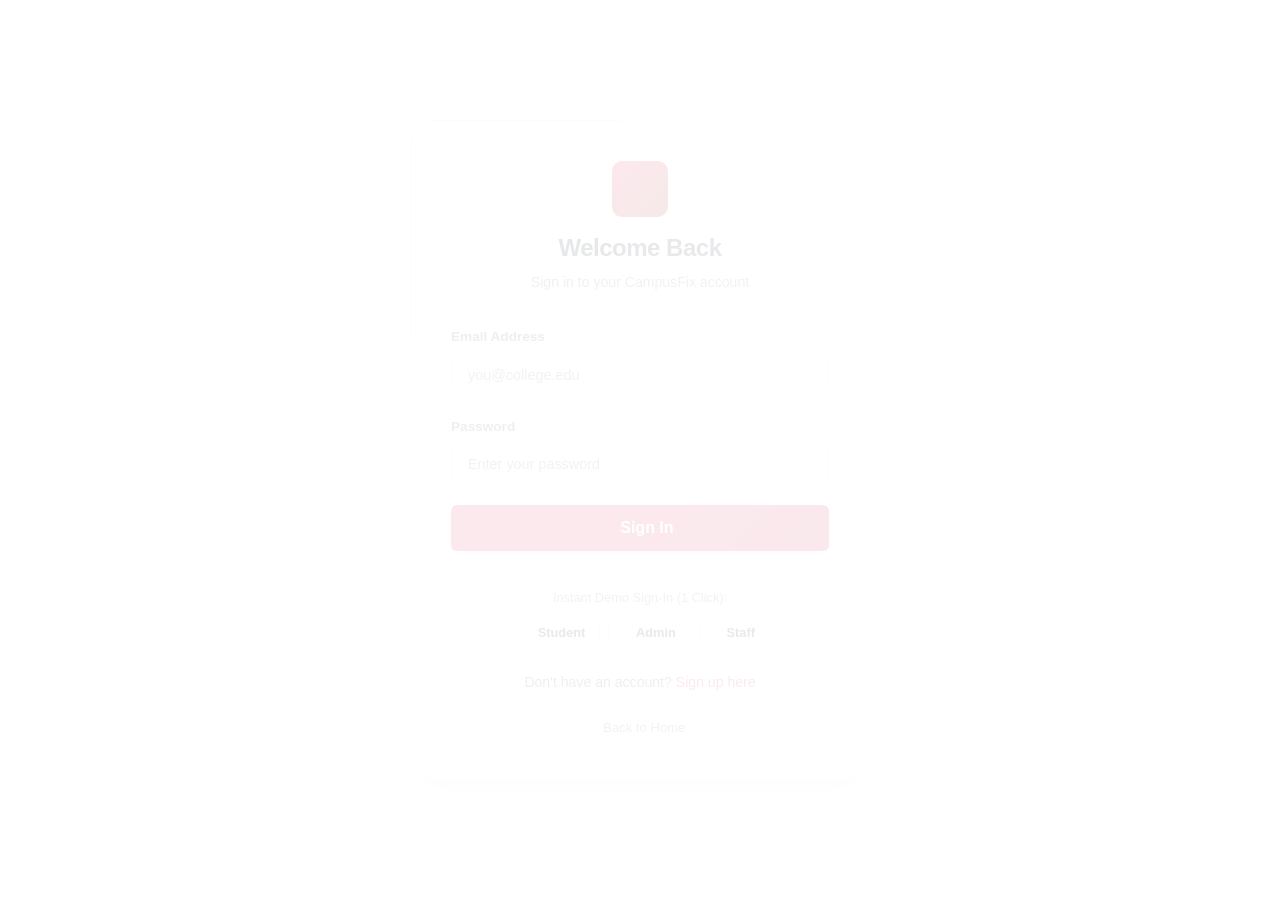
<file: pages/analytics.html>
<!DOCTYPE html>
<html lang="en">
<head>
    <meta charset="UTF-8">
    <meta name="viewport" content="width=device-width, initial-scale=1.0">
    <meta name="description" content="Analytics &amp; SLA Performance — CampusFix">
    <title>Analytics &amp; SLA Performance — CampusFix</title>
    <link rel="stylesheet" href="../css/style.css">
    <link rel="stylesheet" href="https://cdnjs.cloudflare.com/ajax/libs/font-awesome/6.5.1/css/all.min.css">
</head>
<body>

    <!-- Navigation -->
    <nav class="navbar">
        <a href="../index.html" class="navbar-brand">
            <div class="logo-icon"><i class="fa-solid fa-wrench"></i></div>
            CampusFix
        </a>
        <button class="menu-toggle" onclick="toggleMobileMenu()">
            <i class="fa-solid fa-bars"></i>
        </button>
        <ul class="navbar-links" id="navLinks"></ul>
        <div class="navbar-actions" id="navActions"></div>
    </nav>

    <!-- Main Content -->
    <main class="main-content">
        <div class="container">

            <!-- Page Header -->
            <div class="page-header">
                <h1 id="adminPageTitle">Campus Analytics &amp; SLA Performance</h1>
                <p id="adminPageSubtitle">Automated departmental resolution speeds, backlog queues, and compliance audits</p>
            </div>

            <!-- Staff/Admin Feature Navigation Bar (Equal Width) -->
            <div class="admin-feature-nav">
                <a href="admin.html" class="admin-feature-btn">
                    <i class="fa-solid fa-chart-line"></i> Dashboard
                </a>
                <a href="complaints.html" class="admin-feature-btn">
                    <i class="fa-solid fa-clipboard-list"></i> Complaints
                </a>
                <a href="analytics.html" class="admin-feature-btn active">
                    <i class="fa-solid fa-chart-pie"></i> Analytics
                </a>
            </div>

            <!-- Key Performance Metrics Grid -->
            <div class="stats-grid" style="grid-template-columns: repeat(auto-fit, minmax(210px, 1fr)); margin-bottom: 1.75rem;">
                <div class="stat-card" style="border-left: 3px solid var(--color-success);">
                    <div class="stat-icon" style="color:var(--color-success);"><i class="fa-solid fa-shield-halved"></i></div>
                    <div class="stat-value" id="statSlaCompliance" style="color:var(--color-success);">100%</div>
                    <div class="stat-label">SLA Compliance Rate</div>
                </div>
                <div class="stat-card" style="border-left: 3px solid var(--color-accent);">
                    <div class="stat-icon" style="color:var(--color-accent);"><i class="fa-solid fa-stopwatch"></i></div>
                    <div class="stat-value" id="statAvgResolution" style="color:var(--color-accent);">0h</div>
                    <div class="stat-label">Avg Resolution Time</div>
                </div>
                <div class="stat-card" style="border-left: 3px solid #fbbf24;">
                    <div class="stat-icon" style="color:#fbbf24;"><i class="fa-solid fa-hourglass-half"></i></div>
                    <div class="stat-value" id="statNearingBreach" style="color:#fbbf24;">0</div>
                    <div class="stat-label">Nearing Breach (&lt;12h)</div>
                </div>
                <div class="stat-card" style="border-left: 3px solid var(--color-danger);">
                    <div class="stat-icon" style="color:var(--color-danger);"><i class="fa-solid fa-triangle-exclamation"></i></div>
                    <div class="stat-value" id="statOverdue" style="color:var(--color-danger);">0</div>
                    <div class="stat-label">SLA Breached</div>
                </div>
            </div>

            <!-- Department Backlog & Resolution Speed -->
            <div class="card" id="deptBacklogCard" style="padding:1.5rem; margin-bottom:1.75rem;">
                <div style="display:flex; justify-content:space-between; align-items:center; margin-bottom:16px;">
                    <div>
                        <h3 style="font-size:1.15rem; margin:0;"><i class="fa-solid fa-chart-pie" style="color:var(--color-accent);"></i> Automated Department Backlog &amp; Resolution Workload</h3>
                        <p style="font-size:0.82rem; color:var(--color-text-secondary); margin-top:3px;">
                            Workload distribution routed by auto-categorization &bull; Real-time queue telemetry
                        </p>
                    </div>
                </div>
                <div id="deptBacklogGrid" style="display:grid; grid-template-columns:repeat(auto-fit, minmax(280px, 1fr)); gap:14px;">
                    <div class="spinner"></div>
                </div>
            </div>

            <!-- SLA Guidelines & Performance Tiers Card -->
            <div class="card" style="padding:1.5rem;">
                <h3 style="font-size:1.15rem; margin:0 0 12px 0;"><i class="fa-solid fa-layer-group" style="color:var(--color-accent);"></i> Service Level Agreement (SLA) Benchmarks</h3>
                <div style="display:grid; grid-template-columns:repeat(auto-fit, minmax(220px, 1fr)); gap:12px;">
                    <div style="padding:12px; background:var(--color-bg-secondary); border-radius:var(--radius-sm); border-left:3px solid var(--color-danger);">
                        <strong style="color:var(--color-danger); display:block; margin-bottom:4px;"><i class="fa-solid fa-bolt"></i> Urgent Priority</strong>
                        <span style="font-size:0.85rem; color:var(--color-text-secondary);">Target: &le; 2 hours resolution</span>
                    </div>
                    <div style="padding:12px; background:var(--color-bg-secondary); border-radius:var(--radius-sm); border-left:3px solid #ea580c;">
                        <strong style="color:#ea580c; display:block; margin-bottom:4px;"><i class="fa-solid fa-fire"></i> High Priority</strong>
                        <span style="font-size:0.85rem; color:var(--color-text-secondary);">Target: &le; 6 hours resolution</span>
                    </div>
                    <div style="padding:12px; background:var(--color-bg-secondary); border-radius:var(--radius-sm); border-left:3px solid #d97706;">
                        <strong style="color:#d97706; display:block; margin-bottom:4px;"><i class="fa-solid fa-clock"></i> Medium Priority</strong>
                        <span style="font-size:0.85rem; color:var(--color-text-secondary);">Target: &le; 24 hours resolution</span>
                    </div>
                    <div style="padding:12px; background:var(--color-bg-secondary); border-radius:var(--radius-sm); border-left:3px solid var(--color-success);">
                        <strong style="color:var(--color-success); display:block; margin-bottom:4px;"><i class="fa-solid fa-circle-check"></i> Low Priority</strong>
                        <span style="font-size:0.85rem; color:var(--color-text-secondary);">Target: &le; 48 hours resolution</span>
                    </div>
                </div>
            </div>

        </div>
    </main>

    <!-- Scripts -->
    <script src="../js/app.js"></script>
    <script src="../js/admin.js"></script>
</body>
</html>
</file>
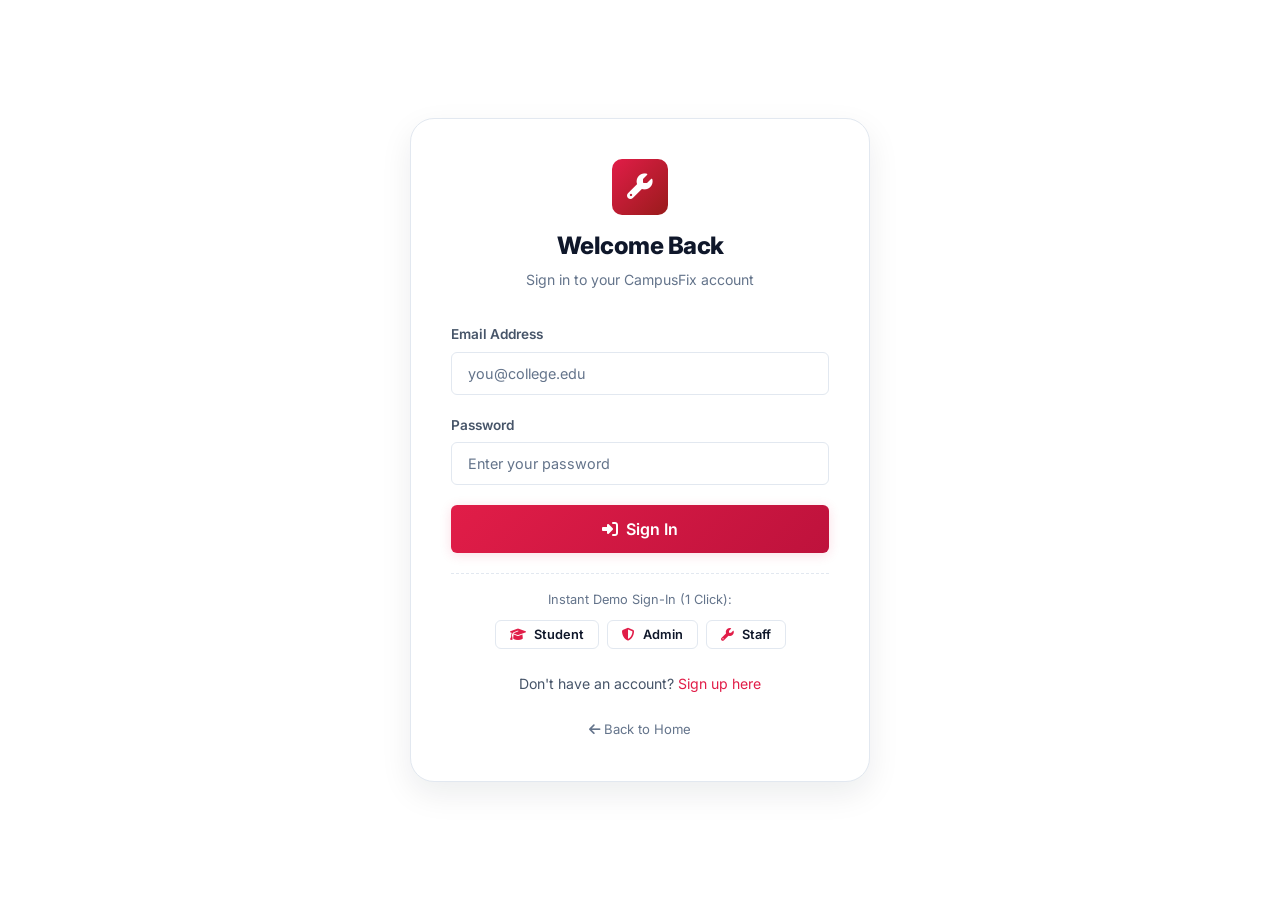
<file: pages/login.html>
<!DOCTYPE html>
<html lang="en">
<head>
    <meta charset="UTF-8">
    <meta name="viewport" content="width=device-width, initial-scale=1.0">
    <meta name="description" content="Login to CampusFix — Campus Issue Reporting Platform">
    <title>Login — CampusFix</title>
    <link rel="stylesheet" href="../css/style.css">
    <link rel="stylesheet" href="https://cdnjs.cloudflare.com/ajax/libs/font-awesome/6.5.1/css/all.min.css">
</head>
<body>
    <div class="auth-page">
        <div class="auth-container fade-in">
            <div class="auth-card">
                <div class="auth-logo">
                    <div class="logo-icon"><i class="fa-solid fa-wrench"></i></div>
                    <h1>Welcome Back</h1>
                    <p>Sign in to your CampusFix account</p>
                </div>

                <div class="alert" id="loginAlert"></div>

                <form id="loginForm" onsubmit="handleLogin(event)">
                    <div class="form-group">
                        <label for="email">Email Address</label>
                        <input type="email" id="email" class="form-control" placeholder="you@college.edu" required>
                    </div>

                    <div class="form-group">
                        <label for="password">Password</label>
                        <input type="password" id="password" class="form-control" placeholder="Enter your password" required>
                    </div>

                    <button type="submit" class="btn btn-primary btn-block btn-lg" id="loginBtn">
                        <i class="fa-solid fa-right-to-bracket"></i> Sign In
                    </button>
                </form>

                <!-- Quick Demo Login Buttons -->
                <div style="margin-top:1.25rem; padding-top:1rem; border-top:1px dashed var(--color-border); text-align:center;">
                    <p style="font-size:0.8rem; color:var(--color-text-muted); margin-bottom:0.6rem;">Instant Demo Sign-In (1 Click):</p>
                    <div style="display:flex; gap:8px; justify-content:center; flex-wrap:wrap;">
                        <button type="button" class="btn btn-secondary btn-sm" onclick="quickLogin('student@campusfix.in', 'student123')">
                            <i class="fa-solid fa-graduation-cap" style="color:var(--color-accent);"></i> Student
                        </button>
                        <button type="button" class="btn btn-secondary btn-sm" onclick="quickLogin('admin@campusfix.in', 'admin123')">
                            <i class="fa-solid fa-shield-halved" style="color:var(--color-accent);"></i> Admin
                        </button>
                        <button type="button" class="btn btn-secondary btn-sm" onclick="quickLogin('staff@campusfix.in', 'staff123')">
                            <i class="fa-solid fa-wrench" style="color:var(--color-accent);"></i> Staff
                        </button>
                    </div>
                </div>

                <div class="auth-footer">
                    Don't have an account? <a href="register.html">Sign up here</a>
                    <br><br>
                    <a href="../index.html" style="font-size:0.82rem; color:var(--color-text-muted);">
                        <i class="fa-solid fa-arrow-left"></i> Back to Home
                    </a>
                </div>
            </div>
        </div>
    </div>

    <script src="../js/app.js"></script>
    <script>
        async function handleLogin(e) {
            e.preventDefault();
            hideAlert('loginAlert');

            const btn = document.getElementById('loginBtn');
            setLoading(btn, true);

            const emailInput = document.getElementById('email').value.trim();
            const passwordInput = document.getElementById('password').value;

            const data = {
                email: emailInput,
                password: passwordInput
            };

            const result = await api.post('auth.php?action=login', data);

            if (result.success) {
                showAlert('loginAlert', 'Login successful! Redirecting...', 'success');
                // Synchronize mock & session user immediately
                if (result.user) {
                    LiveServerMock.setCurrentUser(result.user);
                    localStorage.setItem('cf_session_user_id', String(result.user.id));
                } else {
                    let role = result.role || (emailInput.includes('admin') ? 'super_admin' : (emailInput.includes('staff') ? 'staff' : 'student'));
                    LiveServerMock.setCurrentUser({
                        id: role === 'super_admin' ? 1 : (role === 'staff' ? 2 : 3),
                        name: role === 'super_admin' ? 'Super Admin' : (role === 'staff' ? 'Maintenance Staff' : 'Student User'),
                        email: emailInput,
                        role: role
                    });
                }
                const isAdmin = ['super_admin', 'department_admin', 'staff'].includes(result.role);
                setTimeout(() => {
                    // Use replace so login page is removed from history stack
                    redirectTo(isAdmin ? 'admin.html' : 'dashboard.html', true);
                }, 400);
            } else {
                showAlert('loginAlert', result.message, 'error');
                setLoading(btn, false);
            }
        }

        function quickLogin(email, pwd) {
            document.getElementById('email').value = email;
            document.getElementById('password').value = pwd;
            const fakeEvent = { preventDefault: () => {} };
            handleLogin(fakeEvent);
        }

        // If already logged in, redirect unless ?switch=1 is in URL
        async function checkAndRedirectIfLoggedIn() {
            const params = new URLSearchParams(window.location.search);
            if (!params.get('switch')) {
                const user = await checkAuth();
                if (user) {
                    const isAdmin = ['super_admin', 'department_admin', 'staff'].includes(user.role);
                    // Use replace so user does not loop on back navigation
                    redirectTo(isAdmin ? 'admin.html' : 'dashboard.html', true);
                }
            }
        }

        document.addEventListener('DOMContentLoaded', checkAndRedirectIfLoggedIn);
        window.addEventListener('pageshow', (event) => {
            // Also check on bfcache restore
            checkAndRedirectIfLoggedIn();
        });
    </script>
</body>
</html>
</file>
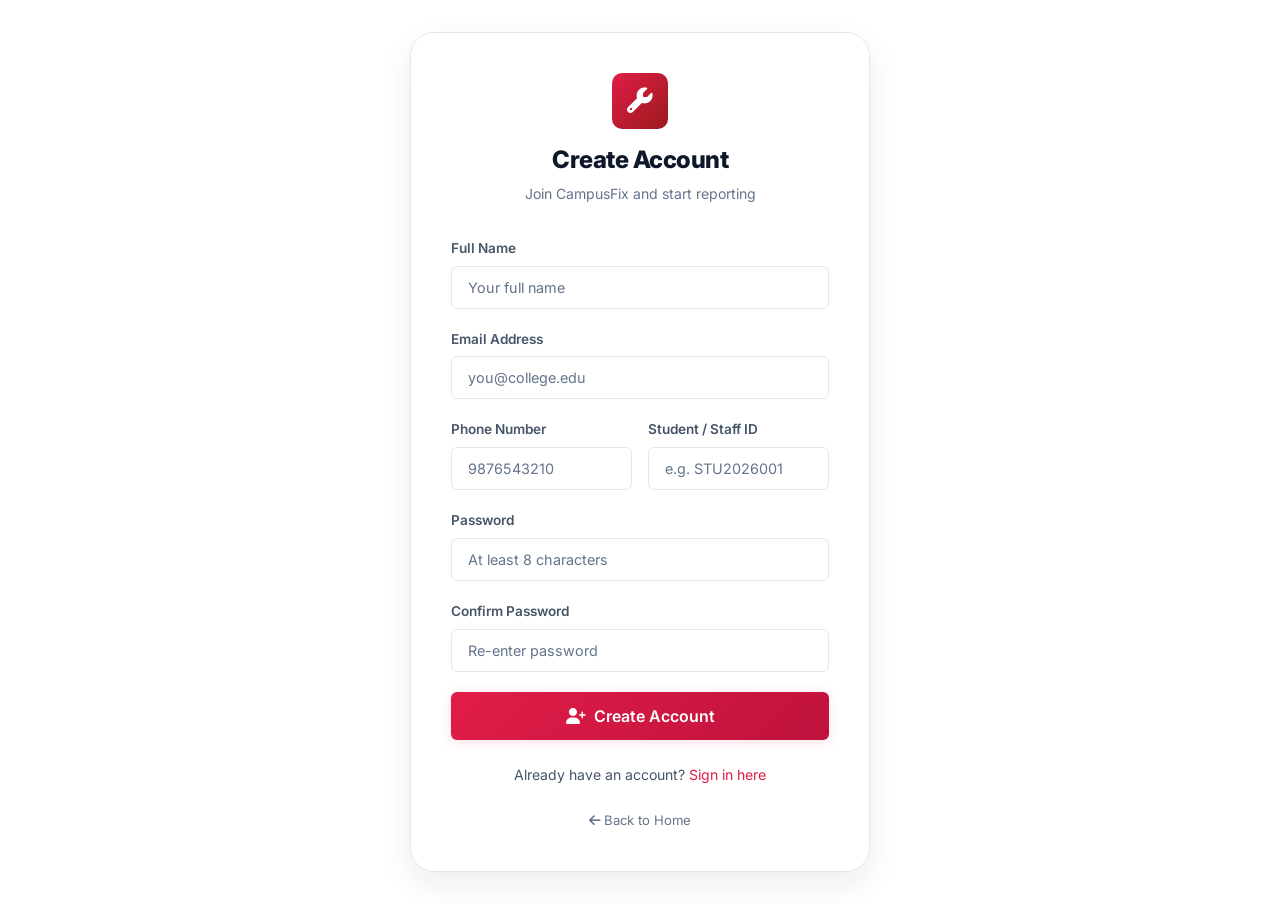
<file: pages/register.html>
<!DOCTYPE html>
<html lang="en">
<head>
    <meta charset="UTF-8">
    <meta name="viewport" content="width=device-width, initial-scale=1.0">
    <meta name="description" content="Register for CampusFix — Campus Issue Reporting Platform">
    <title>Sign Up — CampusFix</title>
    <link rel="stylesheet" href="../css/style.css">
    <link rel="stylesheet" href="https://cdnjs.cloudflare.com/ajax/libs/font-awesome/6.5.1/css/all.min.css">
</head>
<body>
    <div class="auth-page">
        <div class="auth-container fade-in">
            <div class="auth-card">
                <div class="auth-logo">
                    <div class="logo-icon"><i class="fa-solid fa-wrench"></i></div>
                    <h1>Create Account</h1>
                    <p>Join CampusFix and start reporting</p>
                </div>

                <div class="alert" id="registerAlert"></div>

                <form id="registerForm" onsubmit="handleRegister(event)">
                    <div class="form-group">
                        <label for="name">Full Name</label>
                        <input type="text" id="name" class="form-control" placeholder="Your full name" required>
                    </div>

                    <div class="form-group">
                        <label for="email">Email Address</label>
                        <input type="email" id="email" class="form-control" placeholder="you@college.edu" required>
                    </div>

                    <div class="form-row">
                        <div class="form-group">
                            <label for="phone">Phone Number</label>
                            <input type="tel" id="phone" class="form-control" placeholder="9876543210">
                        </div>
                        <div class="form-group">
                            <label for="studentId">Student / Staff ID</label>
                            <input type="text" id="studentId" class="form-control" placeholder="e.g. STU2026001">
                        </div>
                    </div>

                    <div class="form-group">
                        <label for="password">Password</label>
                        <input type="password" id="password" class="form-control" placeholder="At least 8 characters" required minlength="8">
                    </div>

                    <div class="form-group">
                        <label for="confirmPassword">Confirm Password</label>
                        <input type="password" id="confirmPassword" class="form-control" placeholder="Re-enter password" required>
                    </div>

                    <button type="submit" class="btn btn-primary btn-block btn-lg" id="registerBtn">
                        <i class="fa-solid fa-user-plus"></i> Create Account
                    </button>
                </form>

                <div class="auth-footer">
                    Already have an account? <a href="login.html">Sign in here</a>
                    <br><br>
                    <a href="../index.html" style="font-size:0.82rem; color:var(--color-text-muted);">
                        <i class="fa-solid fa-arrow-left"></i> Back to Home
                    </a>
                </div>
            </div>
        </div>
    </div>

    <script src="../js/app.js"></script>
    <script>
        async function handleRegister(e) {
            e.preventDefault();
            hideAlert('registerAlert');

            const password = document.getElementById('password').value;
            const confirmPassword = document.getElementById('confirmPassword').value;

            if (password !== confirmPassword) {
                showAlert('registerAlert', 'Passwords do not match.', 'error');
                return;
            }

            const btn = document.getElementById('registerBtn');
            setLoading(btn, true);

            const data = {
                name: document.getElementById('name').value,
                email: document.getElementById('email').value,
                phone: document.getElementById('phone').value,
                student_id: document.getElementById('studentId').value,
                password: password,
                confirm_password: confirmPassword
            };

            const result = await api.post('auth.php?action=register', data);

            if (result.success) {
                showAlert('registerAlert', 'Account created! Redirecting to login...', 'success');
                setTimeout(() => redirectTo('login.html', true), 1500);
            } else {
                showAlert('registerAlert', result.message, 'error');
                setLoading(btn, false);
            }
        }

        // If already logged in, redirect unless ?switch=1 is in URL
        async function checkAndRedirectIfLoggedIn() {
            const params = new URLSearchParams(window.location.search);
            if (!params.get('switch')) {
                const user = await checkAuth();
                if (user) {
                    const isAdmin = ['super_admin', 'department_admin', 'staff'].includes(user.role);
                    redirectTo(isAdmin ? 'admin.html' : 'dashboard.html', true);
                }
            }
        }

        document.addEventListener('DOMContentLoaded', checkAndRedirectIfLoggedIn);
        window.addEventListener('pageshow', (event) => {
            checkAndRedirectIfLoggedIn();
        });
    </script>
</body>
</html>
</file>
<file: css/style.css>
/* ============================================
   CampusFix — Main Stylesheet
   Premium University SaaS Aesthetic
   ============================================ */

/* ---------- Google Font ---------- */
@import url('https://fonts.googleapis.com/css2?family=Inter:wght@300;400;500;600;700;800&display=swap');

/* ---------- CSS Custom Properties ---------- */
:root {
    /* Polish-Inspired Clean Palette: Crisp White with Professional Obsidian & Polish Crimson Accents */
    --color-bg:            #ffffff;
    --color-bg-secondary:  #f8fafc;
    --color-bg-card:       #ffffff;
    --color-bg-card-hover: #fafafa;
    --color-bg-input:      #ffffff;
    --color-border:        #e2e8f0;
    --color-border-focus:  #e11d48;

    --color-text-primary:   #0f172a;
    --color-text-secondary: #475569;
    --color-text-muted:     #64748b;

    /* Polish Heraldic & Tech Crimson Accent (Strictly Zero Blue) */
    --color-accent:         #e11d48;   /* Polish amaranth crimson */
    --color-accent-hover:   #be123c;
    --color-accent-glow:    rgba(225, 29, 72, 0.15);
    --color-purple:         #991b1b;   /* Deep crimson garnet */
    --color-purple-glow:    rgba(153, 27, 27, 0.12);

    /* Semantic colours (Strictly Zero Blue) */
    --color-success:   #16a34a;   /* Forest emerald */
    --color-warning:   #d97706;   /* Amber gold */
    --color-danger:    #dc2626;   /* Polish red */
    --color-info:      #475569;   /* Professional slate titanium (replaces blue) */

    /* Priority colours (Strictly Zero Blue) */
    --color-priority-low:    #16a34a;   /* Emerald */
    --color-priority-medium: #d97706;   /* Amber */
    --color-priority-high:   #ea580c;   /* Vermilion */
    --color-priority-urgent: #dc2626;   /* Crimson */

    /* Typography */
    --font-family: 'Inter', -apple-system, BlinkMacSystemFont, 'Segoe UI', sans-serif;

    /* Spacing */
    --radius-sm:  6px;
    --radius-md:  10px;
    --radius-lg:  16px;
    --radius-xl:  24px;

    /* Crisp, clean, professional shadows for white surfaces */
    --shadow-sm:  0 1px 3px rgba(15, 23, 42, 0.05);
    --shadow-md:  0 4px 16px rgba(15, 23, 42, 0.06);
    --shadow-lg:  0 12px 32px rgba(15, 23, 42, 0.08);
    --shadow-glow: 0 0 25px var(--color-accent-glow);

    /* Transitions */
    --transition-fast: 0.15s ease;
    --transition:      0.25s ease;
    --transition-slow: 0.4s ease;
}

/* High-Contrast Obsidian Night Theme (Strictly Zero Blue) */
[data-theme="dark"] {
    --color-bg:            #090d16;
    --color-bg-secondary:  #0f172a;
    --color-bg-card:       #111827;
    --color-bg-card-hover: #1f2937;
    --color-bg-input:      #0f172a;
    --color-border:        #1e293b;
    --color-border-focus:  #e11d48;

    --color-text-primary:   #f8fafc;
    --color-text-secondary: #94a3b8;
    --color-text-muted:     #64748b;

    --color-accent-glow:    rgba(225, 29, 72, 0.28);
    --shadow-sm:  0 1px 3px rgba(0, 0, 0, 0.45);
    --shadow-md:  0 4px 16px rgba(0, 0, 0, 0.55);
    --shadow-lg:  0 12px 32px rgba(0, 0, 0, 0.70);
}

[data-theme="dark"] .navbar {
    background: rgba(9, 13, 22, 0.90);
    border-bottom: 1px solid var(--color-border);
}

[data-theme="dark"] .hero-wrapper {
    background: radial-gradient(ellipse at 70% 35%, rgba(225, 29, 72, 0.14) 0%, rgba(15, 23, 42, 0.95) 65%, #090d16 100%);
}

[data-theme="dark"] .hero-sim-card,
[data-theme="dark"] .hero-stats-ticker,
[data-theme="dark"] .tracker-input-wrapper {
    background: rgba(17, 24, 39, 0.88);
    backdrop-filter: blur(24px) saturate(190%);
    -webkit-backdrop-filter: blur(24px) saturate(190%);
    border-color: var(--color-border);
}

[data-theme="dark"] .hero h1 .gradient-text {
    background: linear-gradient(135deg, #ffffff 0%, var(--color-accent) 60%, #f43f5e 100%);
    -webkit-background-clip: text;
    -webkit-text-fill-color: transparent;
    background-clip: text;
}

/* ---------- Reset & Base ---------- */
*, *::before, *::after {
    box-sizing: border-box;
    margin: 0;
    padding: 0;
}

html {
    scroll-behavior: smooth;
    font-size: 16px;
}

body {
    font-family: var(--font-family);
    background: var(--color-bg);
    color: var(--color-text-primary);
    line-height: 1.6;
    min-height: 100vh;
    -webkit-font-smoothing: antialiased;
}

::selection, *::selection {
    background: #e11d48 !important;
    color: #ffffff !important;
    -webkit-text-fill-color: #ffffff !important;
}

::-moz-selection, *::-moz-selection {
    background: #e11d48 !important;
    color: #ffffff !important;
}

/* Prevent accidental blue selection dragging on hero title, kinetic layers, badges, and controls */
.hero-3d-title,
.hero-3d-title *,
.hero h1,
.hero h1 *,
.type3d-word,
.type3d-layer,
.gradient-text,
.hero-badge,
.hero-3d-dock,
.dock-btn,
.tracker-tag,
.btn,
.sim-badge,
.sim-id,
.iso-float-badge {
    user-select: none;
    -webkit-user-select: none;
}

a {
    color: var(--color-accent);
    text-decoration: none;
    transition: color var(--transition-fast);
}
a:hover {
    color: var(--color-accent-hover);
}

img { max-width: 100%; height: auto; }

/* ---------- Scrollbar ---------- */
::-webkit-scrollbar { width: 6px; }
::-webkit-scrollbar-track { background: var(--color-bg); }
::-webkit-scrollbar-thumb { background: var(--color-border); border-radius: 3px; }
::-webkit-scrollbar-thumb:hover { background: var(--color-accent); }

/* ============================================
   NAVIGATION
   ============================================ */
.navbar {
    position: fixed;
    top: 0; left: 0; right: 0;
    z-index: 1000;
    display: flex;
    align-items: center;
    justify-content: space-between;
    padding: 0 2rem;
    height: 64px;
    background: rgba(255, 255, 255, 0.92);
    backdrop-filter: blur(16px) saturate(180%);
    border-bottom: 1px solid var(--color-border);
    box-shadow: 0 1px 3px rgba(15, 23, 42, 0.05);
}

.navbar-brand {
    display: flex;
    align-items: center;
    gap: 10px;
    font-size: 1.35rem;
    font-weight: 800;
    color: var(--color-text-primary);
    letter-spacing: -0.5px;
}

.navbar-brand .logo-icon {
    width: 34px;
    height: 34px;
    background: linear-gradient(135deg, var(--color-accent), var(--color-purple));
    border-radius: var(--radius-sm);
    display: flex;
    align-items: center;
    justify-content: center;
    font-size: 1rem;
    color: #fff;
}

.navbar-links {
    display: flex;
    align-items: center;
    gap: 6px;
    list-style: none;
}

.navbar-links a {
    padding: 8px 16px;
    border-radius: var(--radius-sm);
    color: var(--color-text-secondary);
    font-weight: 500;
    font-size: 0.9rem;
    transition: all var(--transition-fast);
}
.navbar-links a:hover,
.navbar-links a.active {
    color: var(--color-text-primary);
    background: var(--color-bg-card);
}

.navbar-utility-tools {
    display: flex;
    align-items: center;
    gap: 8px;
}

.nav-icon-btn {
    width: 36px;
    height: 36px;
    padding: 0;
    border-radius: 50%;
    display: inline-flex;
    align-items: center;
    justify-content: center;
    font-size: 0.95rem;
    color: var(--color-text-secondary);
    border: 1px solid var(--color-border);
    background: var(--color-bg-card);
    transition: all var(--transition-fast);
}

.nav-icon-btn:hover {
    border-color: var(--color-accent);
    color: var(--color-accent);
    transform: scale(1.05);
}

.navbar-actions {
    display: flex;
    align-items: center;
    gap: 12px;
}

.notification-bell {
    position: relative;
    width: 38px; height: 38px;
    display: flex;
    align-items: center;
    justify-content: center;
    border-radius: 50%;
    background: var(--color-bg-card);
    border: 1px solid var(--color-border);
    color: var(--color-text-secondary);
    cursor: pointer;
    transition: all var(--transition-fast);
    font-size: 1.1rem;
}
.notification-bell:hover {
    border-color: var(--color-accent);
    color: var(--color-accent);
}
.notification-badge {
    position: absolute;
    top: -2px; right: -2px;
    width: 18px; height: 18px;
    background: var(--color-danger);
    color: #fff;
    font-size: 0.65rem;
    font-weight: 700;
    border-radius: 50%;
    display: flex;
    align-items: center;
    justify-content: center;
}

.user-avatar {
    width: 36px; height: 36px;
    border-radius: 50%;
    background: linear-gradient(135deg, var(--color-accent), var(--color-purple));
    display: flex;
    align-items: center;
    justify-content: center;
    font-weight: 700;
    font-size: 0.85rem;
    color: #fff;
    cursor: pointer;
    border: 2px solid transparent;
    transition: border var(--transition-fast);
}
.user-avatar:hover { border-color: var(--color-accent); }

/* Mobile menu toggle */
.menu-toggle {
    display: none;
    background: none;
    border: none;
    color: var(--color-text-primary);
    font-size: 1.4rem;
    cursor: pointer;
}

/* ============================================
   LAYOUT
   ============================================ */
.main-content {
    padding-top: 84px;
    padding-bottom: 60px;
    min-height: 100vh;
}

.container {
    max-width: 1200px;
    margin: 0 auto;
    padding: 0 1.5rem;
}

.page-header {
    margin-bottom: 2rem;
}
.page-header h1 {
    font-size: 1.75rem;
    font-weight: 700;
    letter-spacing: -0.5px;
}
.page-header p {
    color: var(--color-text-secondary);
    margin-top: 4px;
}

/* ============================================
   CARDS
   ============================================ */
.card {
    background: var(--color-bg-card);
    border: 1px solid var(--color-border);
    border-radius: var(--radius-lg);
    padding: 1.5rem;
    transition: all var(--transition);
}
.card:hover {
    border-color: rgba(225, 29, 72, 0.25);
    box-shadow: var(--shadow-md);
}

.card-header {
    display: flex;
    align-items: center;
    justify-content: space-between;
    margin-bottom: 1rem;
    padding-bottom: 1rem;
    border-bottom: 1px solid var(--color-border);
}
.card-header h2,
.card-header h3 {
    font-size: 1.1rem;
    font-weight: 600;
}

/* ---------- Stats Cards ---------- */
.stats-grid {
    display: grid;
    grid-template-columns: repeat(auto-fit, minmax(220px, 1fr));
    gap: 1.25rem;
    margin-bottom: 2rem;
}

.stat-card {
    background: var(--color-bg-card);
    border: 1px solid var(--color-border);
    border-radius: var(--radius-lg);
    padding: 1.5rem;
    position: relative;
    overflow: hidden;
    transition: all var(--transition);
}
.stat-card::before {
    content: '';
    position: absolute;
    top: 0; left: 0;
    width: 100%; height: 3px;
}
.stat-card.stat-total::before    { background: linear-gradient(90deg, var(--color-accent), var(--color-purple)); }
.stat-card.stat-pending::before  { background: var(--color-warning); }
.stat-card.stat-progress::before { background: var(--color-info); }
.stat-card.stat-resolved::before { background: var(--color-success); }
.stat-card.stat-active::before   { background: var(--color-danger); }

.stat-card:hover {
    transform: translateY(-4px);
    box-shadow: var(--shadow-lg);
}

.stat-card .stat-icon {
    width: 48px; height: 48px;
    border-radius: var(--radius-md);
    display: flex;
    align-items: center;
    justify-content: center;
    font-size: 1.25rem;
    margin-bottom: 1rem;
}
.stat-total .stat-icon    { background: var(--color-accent-glow); color: var(--color-accent); }
.stat-pending .stat-icon  { background: rgba(245, 158, 11, 0.15); color: var(--color-warning); }
.stat-progress .stat-icon { background: rgba(71, 85, 105, 0.12); color: var(--color-info); }
.stat-resolved .stat-icon { background: rgba(34, 197, 94, 0.15); color: var(--color-success); }
.stat-active .stat-icon   { background: rgba(239, 68, 68, 0.15); color: var(--color-danger); }

.stat-card .stat-value {
    font-size: 2rem;
    font-weight: 800;
    letter-spacing: -1px;
    line-height: 1;
    margin-bottom: 4px;
}
.stat-card .stat-label {
    font-size: 0.85rem;
    color: var(--color-text-secondary);
    font-weight: 500;
}

/* ============================================
   BUTTONS
   ============================================ */
.btn {
    display: inline-flex;
    align-items: center;
    justify-content: center;
    gap: 8px;
    padding: 10px 22px;
    border: none;
    border-radius: var(--radius-sm);
    font-family: var(--font-family);
    font-size: 0.9rem;
    font-weight: 600;
    cursor: pointer;
    transition: all var(--transition-fast);
    text-decoration: none;
    white-space: nowrap;
}

.btn-primary {
    background: linear-gradient(135deg, var(--color-accent), #be123c);
    color: #fff;
    box-shadow: 0 2px 12px var(--color-accent-glow);
}
.btn-primary:hover {
    transform: translateY(-1px);
    box-shadow: 0 4px 20px var(--color-accent-glow);
    color: #fff;
}

.btn-secondary {
    background: var(--color-bg-card);
    color: var(--color-text-primary);
    border: 1px solid var(--color-border);
}
.btn-secondary:hover {
    border-color: var(--color-accent);
    color: var(--color-accent);
}

.btn-success {
    background: var(--color-success);
    color: #fff;
}
.btn-danger {
    background: var(--color-danger);
    color: #fff;
}

.btn-sm { padding: 6px 14px; font-size: 0.8rem; }
.btn-lg { padding: 14px 32px; font-size: 1rem; }
.btn-block { width: 100%; }

.btn:disabled {
    opacity: 0.5;
    cursor: not-allowed;
    transform: none !important;
}

/* ============================================
   FORMS
   ============================================ */
.form-group {
    margin-bottom: 1.25rem;
}
.form-group label {
    display: block;
    margin-bottom: 6px;
    font-size: 0.85rem;
    font-weight: 600;
    color: var(--color-text-secondary);
}

.form-control {
    width: 100%;
    padding: 12px 16px;
    background: var(--color-bg-input);
    border: 1px solid var(--color-border);
    border-radius: var(--radius-sm);
    color: var(--color-text-primary);
    font-family: var(--font-family);
    font-size: 0.9rem;
    transition: border var(--transition-fast), box-shadow var(--transition-fast);
}
.form-control:focus {
    outline: none;
    border-color: var(--color-accent);
    box-shadow: 0 0 0 3px var(--color-accent-glow);
}
.form-control::placeholder {
    color: var(--color-text-muted);
}

textarea.form-control {
    min-height: 120px;
    resize: vertical;
}

select.form-control {
    appearance: none;
    background-image: url("data:image/svg+xml,%3csvg xmlns='http://www.w3.org/2000/svg' viewBox='0 0 16 16'%3e%3cpath fill='none' stroke='%239ca3b4' stroke-linecap='round' stroke-linejoin='round' stroke-width='2' d='m2 5 6 6 6-6'/%3e%3c/svg%3e");
    background-repeat: no-repeat;
    background-position: right 12px center;
    background-size: 14px;
    padding-right: 40px;
}

.form-row {
    display: grid;
    grid-template-columns: 1fr 1fr;
    gap: 1rem;
}

.form-error {
    color: var(--color-danger);
    font-size: 0.8rem;
    margin-top: 4px;
}

/* File Upload */
.file-upload {
    border: 2px dashed var(--color-border);
    border-radius: var(--radius-md);
    padding: 2rem;
    text-align: center;
    cursor: pointer;
    transition: all var(--transition);
}
.file-upload:hover {
    border-color: var(--color-accent);
    background: var(--color-accent-glow);
}
.file-upload i {
    font-size: 2rem;
    color: var(--color-text-muted);
    margin-bottom: 0.5rem;
}
.file-upload p {
    color: var(--color-text-secondary);
    font-size: 0.85rem;
}
.file-upload input[type="file"] {
    display: none;
}
.file-preview {
    margin-top: 1rem;
    max-width: 200px;
    border-radius: var(--radius-sm);
}

/* ============================================
   BADGES
   ============================================ */
.badge {
    display: inline-flex;
    align-items: center;
    padding: 3px 10px;
    border-radius: 50px;
    font-size: 0.72rem;
    font-weight: 600;
    text-transform: uppercase;
    letter-spacing: 0.5px;
}

.badge-warning  { background: rgba(245,158,11,0.15); color: var(--color-warning); }
.badge-info     { background: rgba(71,85,105,0.12);  color: var(--color-info); }
.badge-primary  { background: var(--color-accent-glow); color: var(--color-accent); }
.badge-success  { background: rgba(34,197,94,0.15);  color: var(--color-success); }
.badge-secondary { background: rgba(99,102,140,0.15); color: var(--color-text-muted); }
.badge-danger   { background: rgba(239,68,68,0.15);  color: var(--color-danger); }

.priority-low    { background: rgba(34,197,94,0.15);  color: var(--color-priority-low); }
.priority-medium { background: rgba(245,158,11,0.15); color: var(--color-priority-medium); }
.priority-high   { background: rgba(249,115,22,0.15); color: var(--color-priority-high); }
.priority-urgent { background: rgba(239,68,68,0.15);  color: var(--color-priority-urgent); }

/* SLA Status Badges */
.sla-badge {
    display: inline-flex;
    align-items: center;
    gap: 4px;
    padding: 3px 9px;
    border-radius: 50px;
    font-size: 0.72rem;
    font-weight: 600;
    letter-spacing: 0.3px;
    border: 1px solid transparent;
}
.sla-badge-ontrack {
    background: rgba(34, 197, 94, 0.12);
    color: #4ade80;
    border-color: rgba(34, 197, 94, 0.3);
}
.sla-badge-warning {
    background: rgba(245, 158, 11, 0.15);
    color: #fbbf24;
    border-color: rgba(245, 158, 11, 0.35);
    animation: slaPulse 2s infinite ease-in-out;
}
.sla-badge-breached {
    background: rgba(239, 68, 68, 0.18);
    color: #f87171;
    border-color: rgba(239, 68, 68, 0.4);
    font-weight: 700;
}
.sla-badge-completed {
    background: rgba(148, 163, 184, 0.12);
    color: #94a3b8;
    border-color: rgba(148, 163, 184, 0.25);
}
@keyframes slaPulse {
    0%, 100% { opacity: 1; }
    50% { opacity: 0.7; }
}

/* ---------- Staff/Admin Feature Navigation Bar (Equal Width) ---------- */
.admin-feature-nav {
    display: grid;
    grid-template-columns: repeat(3, 1fr);
    gap: 12px;
    margin-bottom: 1.75rem;
}

.admin-feature-btn {
    display: flex;
    align-items: center;
    justify-content: center;
    gap: 10px;
    padding: 12px 18px;
    background: var(--color-bg-card);
    border: 1px solid var(--color-border);
    border-radius: var(--radius-sm);
    color: var(--color-text-secondary);
    font-weight: 600;
    font-size: 0.95rem;
    text-decoration: none;
    transition: all var(--transition-fast);
    box-shadow: 0 1px 3px rgba(15, 23, 42, 0.04);
}

.admin-feature-btn i {
    font-size: 1.05rem;
    color: var(--color-text-muted);
    transition: color var(--transition-fast);
}

.admin-feature-btn:hover {
    color: var(--color-accent);
    border-color: var(--color-accent);
    transform: translateY(-1px);
    box-shadow: 0 4px 12px rgba(225, 29, 72, 0.08);
}

.admin-feature-btn:hover i {
    color: var(--color-accent);
}

.admin-feature-btn.active {
    background: var(--color-accent);
    color: #ffffff;
    border-color: var(--color-accent);
    box-shadow: 0 4px 14px var(--color-accent-glow);
}

.admin-feature-btn.active i {
    color: #ffffff;
}

@media (max-width: 640px) {
    .admin-feature-nav {
        grid-template-columns: 1fr;
    }
}

/* Department Backlog Analytics Card & Progress */
.dept-backlog-item {
    display: flex;
    flex-direction: column;
    gap: 6px;
    padding: 10px 14px;
    background: rgba(255, 255, 255, 0.02);
    border: 1px solid var(--color-border);
    border-radius: var(--radius-sm);
    margin-bottom: 8px;
}
.dept-backlog-header {
    display: flex;
    justify-content: space-between;
    align-items: center;
    font-size: 0.85rem;
    font-weight: 600;
}
.dept-backlog-bar-bg {
    width: 100%;
    height: 6px;
    background: rgba(15, 23, 42, 0.08);
    border-radius: 3px;
    overflow: hidden;
}
.dept-backlog-bar-fill {
    height: 100%;
    background: linear-gradient(90deg, var(--color-accent), #f43f5e);
    border-radius: 3px;
    transition: width 0.5s ease-in-out;
}

/* ============================================
   TABLE
   ============================================ */
.table-responsive {
    overflow-x: auto;
    border-radius: var(--radius-lg);
    border: 1px solid var(--color-border);
}

.data-table {
    width: 100%;
    border-collapse: collapse;
}
.data-table th {
    padding: 14px 16px;
    text-align: left;
    font-size: 0.78rem;
    font-weight: 600;
    text-transform: uppercase;
    letter-spacing: 0.5px;
    color: var(--color-text-muted);
    background: var(--color-bg-secondary);
    border-bottom: 1px solid var(--color-border);
}
.data-table td {
    padding: 14px 16px;
    font-size: 0.88rem;
    border-bottom: 1px solid var(--color-border);
    color: var(--color-text-secondary);
}
.data-table tr:last-child td { border-bottom: none; }
.data-table tr:hover td {
    background: var(--color-bg-card-hover);
}
.data-table .complaint-title {
    color: var(--color-text-primary);
    font-weight: 500;
}
.data-table .complaint-id {
    color: var(--color-accent);
    font-weight: 600;
    font-size: 0.82rem;
    cursor: pointer;
}

/* ============================================
   COMPLAINT LIST (Card style)
   ============================================ */
.complaint-list {
    display: flex;
    flex-direction: column;
    gap: 0.75rem;
}

.complaint-item {
    display: grid;
    grid-template-columns: auto 1fr auto;
    gap: 1rem;
    align-items: center;
    background: var(--color-bg-card);
    border: 1px solid var(--color-border);
    border-radius: var(--radius-md);
    padding: 1rem 1.25rem;
    cursor: pointer;
    transition: all var(--transition);
}
.complaint-item:hover {
    border-color: rgba(225, 29, 72, 0.25);
    transform: translateX(4px);
}

.complaint-item .item-icon {
    width: 42px; height: 42px;
    border-radius: var(--radius-sm);
    display: flex;
    align-items: center;
    justify-content: center;
    font-size: 1rem;
    background: var(--color-accent-glow);
    color: var(--color-accent);
}

.complaint-item .item-info h4 {
    font-size: 0.95rem;
    font-weight: 600;
    margin-bottom: 2px;
}
.complaint-item .item-info .item-meta {
    display: flex;
    gap: 1rem;
    font-size: 0.8rem;
    color: var(--color-text-muted);
}

.complaint-item .item-status {
    text-align: right;
}

/* ============================================
   TIMELINE
   ============================================ */
.timeline {
    position: relative;
    padding-left: 30px;
}
.timeline::before {
    content: '';
    position: absolute;
    left: 11px;
    top: 0;
    bottom: 0;
    width: 2px;
    background: var(--color-border);
}
.timeline-item {
    position: relative;
    margin-bottom: 1.5rem;
}
.timeline-item::before {
    content: '';
    position: absolute;
    left: -25px;
    top: 6px;
    width: 12px;
    height: 12px;
    border-radius: 50%;
    background: var(--color-accent);
    border: 2px solid var(--color-bg);
    z-index: 1;
}
.timeline-item .timeline-date {
    font-size: 0.75rem;
    color: var(--color-text-muted);
    margin-bottom: 4px;
}
.timeline-item .timeline-content {
    font-size: 0.9rem;
    color: var(--color-text-secondary);
}
.timeline-item .timeline-actor {
    font-weight: 600;
    color: var(--color-text-primary);
}

/* ============================================
   FILTERS BAR
   ============================================ */
.filters-bar {
    display: flex;
    flex-wrap: wrap;
    gap: 0.75rem;
    align-items: center;
    margin-bottom: 1.5rem;
    padding: 1rem 1.25rem;
    background: var(--color-bg-card);
    border: 1px solid var(--color-border);
    border-radius: var(--radius-md);
}

.filters-bar .search-input {
    flex: 1;
    min-width: 200px;
}

.filters-bar select.form-control {
    width: auto;
    min-width: 140px;
}

/* ============================================
   NOTIFICATIONS PANEL
   ============================================ */
.notifications-dropdown {
    position: absolute;
    top: 54px;
    right: 0;
    width: 360px;
    max-height: 420px;
    overflow-y: auto;
    background: var(--color-bg-card);
    border: 1px solid var(--color-border);
    border-radius: var(--radius-lg);
    box-shadow: var(--shadow-lg);
    z-index: 1001;
    display: none;
}
.notifications-dropdown.show { display: block; }

.notification-header {
    display: flex;
    justify-content: space-between;
    align-items: center;
    padding: 1rem 1.25rem;
    border-bottom: 1px solid var(--color-border);
    font-weight: 600;
}

.notification-item {
    padding: 0.85rem 1.25rem;
    border-bottom: 1px solid var(--color-border);
    cursor: pointer;
    transition: background var(--transition-fast);
}
.notification-item:hover { background: var(--color-bg-card-hover); }
.notification-item.unread { border-left: 3px solid var(--color-accent); }
.notification-item h4 { font-size: 0.85rem; margin-bottom: 2px; }
.notification-item p { font-size: 0.78rem; color: var(--color-text-muted); }
.notification-item .notif-time { font-size: 0.7rem; color: var(--color-text-muted); margin-top: 4px; }

/* ============================================
   AUTH PAGES (Login / Register)
   ============================================ */
.auth-page {
    display: flex;
    align-items: center;
    justify-content: center;
    min-height: 100vh;
    padding: 2rem;
    background: var(--color-bg);
}

.auth-container {
    width: 100%;
    max-width: 460px;
}

.auth-card {
    background: var(--color-bg-card);
    border: 1px solid var(--color-border);
    border-radius: var(--radius-xl);
    padding: 2.5rem;
    box-shadow: var(--shadow-lg);
}

.auth-card .auth-logo {
    text-align: center;
    margin-bottom: 2rem;
}
.auth-card .auth-logo .logo-icon {
    width: 56px;
    height: 56px;
    margin: 0 auto 12px;
    background: linear-gradient(135deg, var(--color-accent), var(--color-purple));
    border-radius: var(--radius-md);
    display: flex;
    align-items: center;
    justify-content: center;
    font-size: 1.6rem;
    color: #fff;
}
.auth-card .auth-logo h1 {
    font-size: 1.5rem;
    font-weight: 800;
    letter-spacing: -0.5px;
}
.auth-card .auth-logo p {
    color: var(--color-text-muted);
    font-size: 0.88rem;
    margin-top: 4px;
}

.auth-footer {
    text-align: center;
    margin-top: 1.5rem;
    font-size: 0.88rem;
    color: var(--color-text-secondary);
}

/* Alert box */
.alert {
    padding: 12px 16px;
    border-radius: var(--radius-sm);
    font-size: 0.85rem;
    margin-bottom: 1rem;
    display: none;
}
.alert-success { background: rgba(34,197,94,0.12); color: var(--color-success); border: 1px solid rgba(34,197,94,0.2); }
.alert-error   { background: rgba(239,68,68,0.12); color: var(--color-danger); border: 1px solid rgba(239,68,68,0.2); }

.alert.show { display: block; animation: fadeIn 0.3s ease; }

/* ============================================
   LANDING PAGE
   ============================================ */
.hero-wrapper {
    position: relative;
    overflow: hidden;
    min-height: 90vh;
    display: flex;
    align-items: center;
    justify-content: center;
    background: radial-gradient(ellipse at 70% 35%, rgba(225, 29, 72, 0.05) 0%, rgba(255, 255, 255, 0.95) 60%, #ffffff 100%);
}

.hero-3d-canvas {
    position: absolute;
    top: 0;
    left: 0;
    width: 100%;
    height: 100%;
    z-index: 0;
    pointer-events: auto;
    cursor: grab;
    opacity: 0.98;
}

.hero-3d-canvas:active {
    cursor: grabbing;
}

/* ---------- 3D Holographic Campus Digital Twin HUD Dock ---------- */
.hero-3d-dock {
    position: absolute;
    top: 80px;
    right: 28px;
    z-index: 10;
    display: inline-flex;
    align-items: center;
    gap: 4px;
    background: rgba(255, 255, 255, 0.85);
    backdrop-filter: blur(20px) saturate(180%);
    -webkit-backdrop-filter: blur(20px) saturate(180%);
    border: 1px solid rgba(225, 29, 72, 0.22);
    border-radius: 50px;
    padding: 4px 10px;
    box-shadow: 0 8px 24px rgba(15, 23, 42, 0.08);
    transition: all 0.3s ease;
    user-select: none;
}

[data-theme="dark"] .hero-3d-dock {
    background: rgba(15, 23, 42, 0.85);
    border-color: rgba(225, 29, 72, 0.35);
}

.dock-btn {
    background: transparent;
    border: 1px solid transparent;
    border-radius: 50px;
    padding: 5px 12px;
    font-size: 0.74rem;
    font-weight: 600;
    color: var(--color-text-secondary);
    cursor: pointer;
    display: inline-flex;
    align-items: center;
    gap: 6px;
    transition: all var(--transition-fast);
    font-family: var(--font-family);
}

.dock-btn:hover {
    color: var(--color-accent);
    background: var(--color-accent-glow);
}

.dock-btn.active {
    background: var(--color-accent);
    color: #ffffff;
    box-shadow: 0 2px 8px var(--color-accent-glow);
}

.dock-status {
    font-size: 0.74rem;
    font-weight: 600;
    color: var(--color-text-muted);
    display: inline-flex;
    align-items: center;
    gap: 6px;
    padding-left: 10px;
    border-left: 1px solid var(--color-border);
}

.dock-status .status-dot {
    width: 7px;
    height: 7px;
    border-radius: 1px;
    transform: rotate(45deg);
    background: var(--color-accent);
    box-shadow: 0 0 8px var(--color-accent);
    animation: badgePulse 2s infinite;
}

/* ---------- 3D Holographic Tooltip HUD ---------- */
.holo-tooltip {
    position: fixed;
    pointer-events: none;
    opacity: 0;
    transform: translate(-50%, -100%) translateY(-14px);
    transition: opacity 0.18s ease, transform 0.18s ease;
    z-index: 1000;
    background: rgba(15, 23, 42, 0.94);
    backdrop-filter: blur(14px);
    border: 1px solid rgba(225, 29, 72, 0.45);
    border-radius: var(--radius-md);
    padding: 10px 14px;
    box-shadow: 0 12px 28px rgba(0, 0, 0, 0.4), 0 0 16px rgba(225, 29, 72, 0.2);
    color: #ffffff;
    min-width: 230px;
    max-width: 300px;
    text-align: left;
}

.holo-tooltip.visible {
    opacity: 1;
    transform: translate(-50%, -100%) translateY(-22px);
}

.holo-tooltip .tooltip-header {
    display: flex;
    justify-content: space-between;
    align-items: center;
    margin-bottom: 6px;
}

.holo-tooltip .tooltip-badge {
    font-size: 0.7rem;
    font-weight: 700;
    padding: 2px 7px;
    border-radius: var(--radius-sm);
    text-transform: uppercase;
    letter-spacing: 0.5px;
}

.holo-tooltip .tooltip-id {
    font-family: monospace;
    font-size: 0.78rem;
    font-weight: 700;
    color: var(--color-accent);
}

.holo-tooltip .tooltip-title {
    font-size: 0.88rem;
    font-weight: 700;
    color: #ffffff;
    line-height: 1.3;
    margin-bottom: 4px;
}

.holo-tooltip .tooltip-location {
    font-size: 0.75rem;
    color: #94a3b8;
    margin-bottom: 6px;
}

.holo-tooltip .tooltip-hint {
    font-size: 0.68rem;
    color: var(--color-accent);
    font-weight: 600;
    border-top: 1px solid rgba(255, 255, 255, 0.12);
    padding-top: 4px;
    display: flex;
    align-items: center;
    gap: 4px;
}

.hero {
    text-align: center;
    padding: 5rem 1.5rem 4rem;
    position: relative;
    z-index: 1;
    width: 100%;
    max-width: 1200px;
    margin: 0 auto;
}

.hero-badge {
    display: inline-flex;
    align-items: center;
    gap: 8px;
    padding: 6px 16px;
    background: var(--color-bg-secondary);
    border: 1px solid var(--color-border);
    border-radius: 999px;
    font-size: 0.82rem;
    font-weight: 600;
    color: var(--color-text-secondary);
    margin-bottom: 1.5rem;
    backdrop-filter: blur(12px);
    box-shadow: 0 1px 4px rgba(15, 23, 42, 0.04);
    transition: all var(--transition-fast);
}

.hero-badge:hover {
    border-color: rgba(225, 29, 72, 0.35);
    color: var(--color-text-primary);
}

.badge-pulse {
    width: 7px;
    height: 7px;
    border-radius: 50%;
    background: var(--color-accent);
    box-shadow: 0 0 8px var(--color-accent);
    animation: badgePulse 2s infinite;
}

@keyframes badgePulse {
    0% { transform: scale(0.95); box-shadow: 0 0 0 0 rgba(225, 29, 72, 0.6); }
    70% { transform: scale(1.15); box-shadow: 0 0 0 6px rgba(225, 29, 72, 0); }
    100% { transform: scale(0.95); box-shadow: 0 0 0 0 rgba(225, 29, 72, 0); }
}

/* ---------- 3D Asymmetric Stage Grid (Reveals 3D Content) ---------- */
.hero-stage-grid {
    display: grid;
    grid-template-columns: 1.15fr 0.85fr;
    gap: 3rem;
    align-items: center;
    text-align: left;
    margin-bottom: 2.5rem;
    position: relative;
    z-index: 2;
}

.hero-stage-content {
    display: flex;
    flex-direction: column;
    align-items: flex-start;
}

.hero-stage-visual {
    position: relative;
    display: flex;
    flex-direction: column;
    align-items: center;
    justify-content: flex-end;
    min-height: 520px;
    perspective: 1400px;
    pointer-events: none;
}

/* ---------- Scroll-Triggered 3D Kinetic Typography ---------- */
.hero h1,
.hero-3d-title {
    font-size: 3.6rem;
    font-weight: 800;
    letter-spacing: -1.5px;
    line-height: 1.1;
    position: relative;
    z-index: 1;
    margin-bottom: 0.75rem;
    perspective: 1000px;
    transform-style: preserve-3d;
    user-select: none;
    -webkit-user-select: none;
}

.type3d-layer {
    display: block;
    transform-style: preserve-3d;
    will-change: transform;
}

.type3d-prefix {
    font-size: 2.6rem;
    color: var(--color-text-primary);
    transform-origin: left center;
}

.type3d-main {
    display: flex;
    gap: 12px;
    flex-wrap: wrap;
    transform-origin: left center;
}

.type3d-word {
    display: inline-block;
    transform-style: preserve-3d;
    will-change: transform, text-shadow;
    transition: text-shadow 0.2s ease;
    user-select: none;
    -webkit-user-select: none;
    text-shadow: 0 1px 0 #cbd5e1, 0 2px 0 #94a3b8, 0 3px 0 rgba(15, 23, 42, 0.15), 0 8px 16px rgba(225, 29, 72, 0.18);
}

.hero h1 .gradient-text,
.hero-3d-title .gradient-text {
    background: linear-gradient(135deg, #0f172a 0%, var(--color-accent) 55%, #991b1b 100%);
    -webkit-background-clip: text;
    -webkit-text-fill-color: transparent;
    background-clip: text;
}

.hero .tagline {
    font-size: 1.15rem;
    color: var(--color-text-secondary);
    max-width: 580px;
    margin: 0.75rem 0 2rem;
    position: relative;
    z-index: 1;
    line-height: 1.6;
}

.hero-actions {
    display: flex;
    gap: 1rem;
    justify-content: flex-start;
    position: relative;
    z-index: 1;
    margin-bottom: 2rem;
}

/* ---------- Subtle "Move" Animation on Bottom Scene Buttons ---------- */
@keyframes subtleBtnFloatMove {
    0%, 100% {
        transform: translateY(0);
        box-shadow: 0 2px 12px var(--color-accent-glow);
    }
    50% {
        transform: translateY(-5px);
        box-shadow: 0 8px 24px var(--color-accent-glow);
    }
}

@keyframes subtleBtnSecondaryFloat {
    0%, 100% {
        transform: translateY(0);
        box-shadow: var(--shadow-sm);
    }
    50% {
        transform: translateY(-4px);
        box-shadow: var(--shadow-md);
    }
}

.btn-subtle-move-primary {
    animation: subtleBtnFloatMove 3.6s ease-in-out infinite;
}

.btn-subtle-move-secondary {
    animation: subtleBtnSecondaryFloat 3.6s ease-in-out infinite;
    animation-delay: 1.8s;
}

@keyframes subtleDockFloat {
    0%, 100% {
        transform: translateY(0);
    }
    50% {
        transform: translateY(-3px);
    }
}

.hero-3d-dock {
    animation: subtleDockFloat 4.2s ease-in-out infinite;
}

/* ---------- Instant Ticket Quick-Tracker Bar ---------- */
.ticket-quick-tracker {
    max-width: 620px;
    margin: 0 auto 2.5rem;
    position: relative;
    z-index: 2;
}

.tracker-input-wrapper {
    display: flex;
    align-items: center;
    background: rgba(255, 255, 255, 0.98);
    backdrop-filter: blur(16px);
    border: 1px solid var(--color-border);
    border-radius: 999px;
    padding: 6px 8px 6px 18px;
    box-shadow: 0 4px 20px rgba(15, 23, 42, 0.05);
    transition: all 0.25s ease;
}

.tracker-input-wrapper:focus-within {
    border-color: var(--color-accent);
    box-shadow: 0 0 0 3px rgba(225, 29, 72, 0.12), 0 8px 24px rgba(15, 23, 42, 0.08);
    transform: translateY(-1px);
}

.tracker-input-wrapper .tracker-search-icon {
    color: var(--color-text-muted);
    font-size: 1.05rem;
    margin-right: 6px;
    transition: color var(--transition-fast);
}

.tracker-input-wrapper:focus-within .tracker-search-icon {
    color: var(--color-accent);
}

.tracker-input-wrapper input {
    flex: 1;
    border: none;
    outline: none;
    background: transparent;
    font-size: 0.95rem;
    font-family: var(--font-family);
    color: var(--color-text-primary);
    padding: 8px 10px;
}

.tracker-hints {
    display: flex;
    align-items: center;
    justify-content: center;
    gap: 8px;
    flex-wrap: wrap;
    margin-top: 10px;
}

.tracker-hints .hints-label {
    font-size: 0.76rem;
    font-weight: 600;
    color: var(--color-text-muted);
}

.tracker-tag {
    background: var(--color-bg-card);
    border: 1px solid var(--color-border);
    color: var(--color-text-secondary);
    border-radius: 999px;
    padding: 3px 12px;
    font-size: 0.74rem;
    font-weight: 500;
    cursor: pointer;
    transition: all var(--transition-fast);
    font-family: var(--font-family);
    box-shadow: 0 1px 2px rgba(15, 23, 42, 0.03);
}

.tracker-tag:hover {
    background: var(--color-accent);
    color: #ffffff;
    border-color: var(--color-accent);
    transform: translateY(-1px);
    box-shadow: 0 3px 10px rgba(225, 29, 72, 0.25);
}

/* ---------- Ticket Pass & Verification Card ---------- */
.ticket-pass-card {
    text-align: left;
}

.ticket-pass-header {
    border-bottom: 1px solid var(--color-border);
    padding-bottom: 1.25rem;
}

.ticket-pass-title-row {
    display: flex;
    justify-content: space-between;
    align-items: center;
    margin-bottom: 0.5rem;
}

.ticket-pass-id {
    font-family: monospace;
    font-size: 1.1rem;
    font-weight: 800;
    color: var(--color-accent);
    background: rgba(225, 29, 72, 0.08);
    padding: 3px 10px;
    border-radius: var(--radius-sm);
}

.ticket-pass-headline {
    font-size: 1.35rem;
    font-weight: 800;
    letter-spacing: -0.5px;
    margin-bottom: 0.5rem;
}

.ticket-pass-meta {
    display: flex;
    flex-wrap: wrap;
    gap: 1.25rem;
    font-size: 0.84rem;
    color: var(--color-text-secondary);
}

.ticket-pass-grid {
    display: grid;
    grid-template-columns: 1fr auto;
    gap: 1.5rem;
    align-items: start;
    margin-top: 1.5rem;
    padding-top: 1.5rem;
    border-top: 1px solid var(--color-border);
}

.ticket-pass-details {
    display: flex;
    flex-direction: column;
    gap: 0.85rem;
}

.detail-row {
    display: flex;
    flex-direction: column;
    gap: 3px;
}

.detail-label {
    font-size: 0.75rem;
    font-weight: 600;
    text-transform: uppercase;
    letter-spacing: 0.5px;
    color: var(--color-text-muted);
}

.detail-val {
    font-size: 0.92rem;
    color: var(--color-text-primary);
}

.detail-desc {
    font-size: 0.88rem;
    color: var(--color-text-secondary);
    line-height: 1.5;
    background: var(--color-bg-secondary);
    padding: 10px 14px;
    border-radius: var(--radius-sm);
    border-left: 3px solid var(--color-accent);
}

.ticket-modal-actions {
    display: flex;
    gap: 10px;
    margin-top: 1rem;
}

.ticket-pass-qr-box {
    background: var(--color-bg-secondary);
    border: 1px solid var(--color-border);
    border-radius: var(--radius-lg);
    padding: 1.25rem;
    text-align: center;
    box-shadow: var(--shadow-sm);
}

.qr-svg-pass {
    display: block;
    margin: 0 auto 8px;
    box-shadow: 0 4px 12px rgba(15, 23, 42, 0.08);
    border-radius: 8px;
}

.qr-label {
    font-size: 0.78rem;
    font-weight: 700;
    color: var(--color-text-primary);
}

.qr-sub {
    font-size: 0.68rem;
    color: var(--color-text-muted);
    max-width: 130px;
    margin: 4px auto 0;
    line-height: 1.3;
}

/* ---------- 3D Isometric Spatial UI Showcase (Awwwards/Stripe Style) ---------- */
.iso-stage-perspective {
    width: 100%;
    max-width: 380px;
    margin-top: 240px;
    perspective: 1200px;
    perspective-origin: 50% 50%;
    transform-style: preserve-3d;
    pointer-events: auto;
    transition: margin-top 0.3s ease;
}

.iso-stage-board {
    position: relative;
    width: 100%;
    transform-style: preserve-3d;
    transform: rotateX(6deg) rotateY(-6deg);
    transition: transform 0.3s cubic-bezier(0.2, 0.8, 0.2, 1);
    will-change: transform;
}

/* Base Plate with Glow and Grid (Z: -25px) */
.iso-base-plate {
    display: none;
}

.iso-grid-lines {
    display: none;
}

.iso-radar-sweep {
    display: none;
}

/* Floating 3D Telemetry Badges */
.iso-float-badge {
    position: absolute;
    padding: 5px 12px;
    border-radius: 999px;
    font-size: 0.72rem;
    font-weight: 700;
    display: inline-flex;
    align-items: center;
    gap: 6px;
    box-shadow: 0 10px 20px -4px rgba(15, 23, 42, 0.18), 0 0 15px rgba(225, 29, 72, 0.2);
    transform-style: preserve-3d;
    pointer-events: none;
    z-index: 20;
    white-space: nowrap;
    transition: transform 0.3s cubic-bezier(0.2, 0.8, 0.2, 1);
}

.iso-badge-urgent {
    top: -12px;
    right: 15px;
    background: linear-gradient(135deg, #e11d48, #be123c);
    color: #ffffff;
    transform: translateZ(45px);
    border: 1px solid rgba(255, 255, 255, 0.3);
}

.iso-badge-verified {
    bottom: -12px;
    left: 15px;
    background: rgba(15, 23, 42, 0.94);
    color: #ffffff;
    border: 1px solid rgba(225, 29, 72, 0.45);
    transform: translateZ(35px);
}

.iso-badge-speed {
    display: none;
}

[data-theme="dark"] .iso-badge-speed {
    background: rgba(15, 23, 42, 0.95);
    color: #f8fafc;
}

[data-theme="dark"] .iso-base-plate {
    display: none;
}

.iso-pulse-dot {
    width: 7px;
    height: 7px;
    border-radius: 50%;
    background: #ffffff;
    box-shadow: 0 0 8px #ffffff;
    animation: badgeDotPulse 1.8s infinite;
}

@keyframes badgeDotPulse {
    0%, 100% { opacity: 1; transform: scale(1); }
    50% { opacity: 0.4; transform: scale(0.75); }
}

/* 3D Elevated Simulation Card */
.iso-card-elevation {
    margin: 0;
    width: 100%;
    transform: translateZ(25px);
    transform-style: preserve-3d;
}

.hero-simulation-wrapper {
    max-width: 380px;
    perspective: 1200px;
    position: relative;
    z-index: 5;
}

.hero-sim-card {
    position: relative;
    background: rgba(255, 255, 255, 0.82);
    backdrop-filter: blur(28px) saturate(190%);
    -webkit-backdrop-filter: blur(28px) saturate(190%);
    border: 1px solid var(--color-border);
    border-radius: var(--radius-lg);
    padding: 1.15rem 1.35rem;
    box-shadow: 0 16px 36px -10px rgba(15, 23, 42, 0.10), 0 0 20px rgba(225, 29, 72, 0.05);
    text-align: left;
    transform-style: preserve-3d;
    overflow: hidden;
    transition: all 0.35s cubic-bezier(0.16, 1, 0.3, 1);
}

.hero-sim-card:hover {
    border-color: rgba(225, 29, 72, 0.35);
    box-shadow: 0 24px 48px -10px rgba(15, 23, 42, 0.16), 0 0 25px rgba(225, 29, 72, 0.10);
}

/* Minimized HUD State for Clear 3D View */
.hero-sim-card.minimized {
    padding: 0.65rem 1.15rem;
    border-radius: 50px;
}

.hero-sim-card.minimized .sim-meta,
.hero-sim-card.minimized .sim-progress-bar,
.hero-sim-card.minimized .sim-card-footer {
    display: none;
}

.hero-sim-card.minimized .sim-title {
    font-size: 0.82rem;
    white-space: nowrap;
    overflow: hidden;
    text-overflow: ellipsis;
    margin-bottom: 0;
}

.sim-card-toggle-btn {
    background: transparent;
    border: 1px solid var(--color-border);
    color: var(--color-text-muted);
    cursor: pointer;
    font-size: 0.80rem;
    width: 26px;
    height: 26px;
    border-radius: 50%;
    display: inline-flex;
    align-items: center;
    justify-content: center;
    transition: all var(--transition-fast);
}

.sim-card-toggle-btn:hover {
    color: var(--color-accent);
    border-color: var(--color-accent);
    background: rgba(225, 29, 72, 0.08);
}

.sim-card-specular-glare {
    position: absolute;
    inset: 0;
    background: radial-gradient(circle at 60% 10%, rgba(255, 255, 255, 0.55), transparent 65%);
    pointer-events: none;
    mix-blend-mode: overlay;
    opacity: 0.85;
    transition: background 0.15s ease;
}

[data-theme="dark"] .sim-card-specular-glare {
    background: radial-gradient(circle at 60% 10%, rgba(225, 29, 72, 0.22), transparent 65%);
}

/* Global 3D Card Hover Perspective */
.card-3d-tilt {
    transform-style: preserve-3d;
    transition: transform 0.25s cubic-bezier(0.2, 0.8, 0.2, 1), box-shadow 0.25s ease;
}

.card-3d-tilt:hover {
    box-shadow: 0 20px 45px -10px rgba(15, 23, 42, 0.14), 0 0 25px rgba(225, 29, 72, 0.12);
}

.sim-card-header {
    display: flex;
    justify-content: space-between;
    align-items: center;
    margin-bottom: 0.85rem;
}

.sim-badge {
    display: inline-flex;
    align-items: center;
    gap: 6px;
    padding: 3px 9px;
    border-radius: var(--radius-sm);
    font-size: 0.72rem;
    font-weight: 600;
    text-transform: uppercase;
    letter-spacing: 0.5px;
}

.sim-badge-urgent {
    background: rgba(225, 29, 72, 0.08);
    color: var(--color-accent);
    border: 1px solid rgba(225, 29, 72, 0.20);
}

.sim-id {
    font-family: monospace;
    font-size: 0.84rem;
    color: var(--color-text-secondary);
    font-weight: 600;
    letter-spacing: 0.5px;
    background: var(--color-bg-secondary);
    border: 1px solid var(--color-border);
    padding: 2px 8px;
    border-radius: var(--radius-sm);
}

.sim-title {
    font-size: 1.18rem;
    font-weight: 700;
    color: var(--color-text-primary);
    margin-bottom: 0.35rem;
}

.sim-meta {
    font-size: 0.85rem;
    color: var(--color-text-secondary);
    margin-bottom: 1.5rem;
    display: flex;
    align-items: center;
    gap: 8px;
}

.sim-meta i {
    color: var(--color-accent);
}

.sim-progress-bar {
    display: grid;
    grid-template-columns: repeat(4, 1fr);
    gap: 10px;
    margin-bottom: 1.5rem;
    position: relative;
}

.sim-step {
    display: flex;
    flex-direction: column;
    align-items: center;
    text-align: center;
    position: relative;
}

.sim-step .dot {
    width: 28px;
    height: 28px;
    border-radius: 50%;
    background: var(--color-bg);
    border: 2px solid var(--color-border);
    display: flex;
    align-items: center;
    justify-content: center;
    font-size: 0.72rem;
    color: var(--color-text-muted);
    margin-bottom: 6px;
    transition: all 0.3s ease;
}

.sim-step.completed .dot {
    background: var(--color-success);
    border-color: var(--color-success);
    color: #fff;
    box-shadow: 0 0 10px rgba(34, 197, 94, 0.4);
}

.sim-step.active .dot {
    background: var(--color-accent);
    border-color: var(--color-accent);
    color: #fff;
    box-shadow: 0 0 14px rgba(225, 29, 72, 0.4);
}

.sim-step span {
    font-size: 0.74rem;
    font-weight: 600;
    color: var(--color-text-secondary);
}

.sim-card-footer {
    display: flex;
    justify-content: space-between;
    align-items: center;
    padding-top: 1.15rem;
    border-top: 1px solid var(--color-border);
}

.sim-actions {
    display: flex;
    gap: 10px;
    align-items: center;
}

.btn-sim-upvote {
    display: inline-flex;
    align-items: center;
    gap: 8px;
    background: rgba(225, 29, 72, 0.08);
    border: 1px solid rgba(225, 29, 72, 0.3);
    color: var(--color-accent);
    padding: 7px 14px;
    border-radius: var(--radius-sm);
    font-size: 0.82rem;
    font-weight: 600;
    cursor: pointer;
    transition: all 0.2s ease;
}

.btn-sim-upvote:hover {
    background: rgba(225, 29, 72, 0.16);
    border-color: var(--color-accent);
    transform: scale(1.03);
}

.btn-sim-upvote.voted {
    background: var(--color-accent);
    color: #fff;
    box-shadow: 0 2px 10px var(--color-accent-glow);
}

.btn-sim-upvote .upvote-count {
    background: rgba(255, 255, 255, 0.2);
    padding: 2px 6px;
    border-radius: 99px;
    font-size: 0.75rem;
}

.btn-sim-status {
    display: inline-flex;
    align-items: center;
    gap: 6px;
    background: var(--color-bg-card);
    border: 1px solid var(--color-border);
    color: var(--color-text-secondary);
    padding: 7px 12px;
    border-radius: var(--radius-sm);
    font-size: 0.8rem;
    font-weight: 500;
    cursor: pointer;
    transition: all 0.2s ease;
}

.btn-sim-status:hover {
    color: var(--color-text-primary);
    border-color: var(--color-accent);
}

.sim-verified-tag {
    font-size: 0.78rem;
    color: var(--color-success);
    display: flex;
    align-items: center;
    gap: 5px;
    font-weight: 600;
}

/* ---------- Live Metrics Ticker ---------- */
.hero-stats-ticker {
    display: flex;
    justify-content: center;
    align-items: center;
    flex-wrap: wrap;
    gap: 2rem;
    padding: 1.5rem 2rem;
    background: rgba(255, 255, 255, 0.92);
    border: 1px solid var(--color-border);
    border-radius: var(--radius-lg);
    backdrop-filter: blur(14px);
    box-shadow: 0 10px 30px rgba(15, 23, 42, 0.06);
}

.ticker-item {
    text-align: center;
}

.ticker-value {
    font-size: 1.85rem;
    font-weight: 800;
    color: var(--color-text-primary);
    letter-spacing: -0.5px;
    line-height: 1;
}

.ticker-label {
    font-size: 0.8rem;
    color: var(--color-text-secondary);
    font-weight: 500;
    margin-top: 4px;
}

.ticker-divider {
    width: 1px;
    height: 38px;
    background: var(--color-border);
}

/* ---------- Campus Departments Showcase ---------- */
.departments-section {
    padding: 5rem 0 3rem;
}

.departments-grid {
    display: grid;
    grid-template-columns: repeat(auto-fit, minmax(180px, 1fr));
    gap: 1.25rem;
    margin-top: 2rem;
}

.dept-card {
    background: var(--color-bg-card);
    border: 1px solid var(--color-border);
    border-radius: var(--radius-md);
    padding: 1.5rem 1rem;
    text-align: center;
    transition: all var(--transition);
}

.dept-card:hover {
    transform: translateY(-4px);
    border-color: rgba(225, 29, 72, 0.35);
    box-shadow: 0 8px 24px rgba(225, 29, 72, 0.1);
}

.dept-card .dept-icon {
    width: 50px;
    height: 50px;
    margin: 0 auto 0.85rem;
    border-radius: 50%;
    display: flex;
    align-items: center;
    justify-content: center;
    font-size: 1.3rem;
}

.dept-card h4 {
    font-size: 0.95rem;
    font-weight: 600;
    margin-bottom: 4px;
}

.dept-card p {
    font-size: 0.78rem;
    color: var(--color-text-muted);
}

/* ---------- Institutional Security & Trust Banner ---------- */
.security-banner {
    background: linear-gradient(135deg, rgba(225, 29, 72, 0.04) 0%, #ffffff 100%);
    border: 1px solid rgba(225, 29, 72, 0.15);
    border-radius: var(--radius-xl);
    padding: 3rem 2rem;
    margin: 4rem auto;
    text-align: center;
    box-shadow: 0 10px 30px rgba(15, 23, 42, 0.04);
}

.security-grid {
    display: grid;
    grid-template-columns: repeat(auto-fit, minmax(240px, 1fr));
    gap: 2rem;
    margin-top: 2rem;
    text-align: left;
}

.security-item {
    display: flex;
    gap: 1rem;
    align-items: flex-start;
}

.security-item i {
    font-size: 1.5rem;
    color: var(--color-accent);
    margin-top: 3px;
}

.security-item h4 {
    font-size: 1rem;
    font-weight: 700;
    margin-bottom: 4px;
}

.security-item p {
    font-size: 0.84rem;
    color: var(--color-text-secondary);
    line-height: 1.5;
}

.features-section {
    padding: 4rem 0;
}
.features-section h2 {
    text-align: center;
    font-size: 2rem;
    font-weight: 700;
    margin-bottom: 3rem;
}

.features-grid {
    display: grid;
    grid-template-columns: repeat(auto-fit, minmax(280px, 1fr));
    gap: 1.5rem;
}

.feature-card {
    background: var(--color-bg-card);
    border: 1px solid var(--color-border);
    border-radius: var(--radius-lg);
    padding: 2rem;
    text-align: center;
    transition: all var(--transition);
}
.feature-card:hover {
    transform: translateY(-6px);
    border-color: rgba(225, 29, 72, 0.3);
    box-shadow: var(--shadow-glow);
}
.feature-card .feature-icon {
    width: 60px; height: 60px;
    margin: 0 auto 1.25rem;
    border-radius: var(--radius-md);
    display: flex;
    align-items: center;
    justify-content: center;
    font-size: 1.5rem;
    background: var(--color-accent-glow);
    color: var(--color-accent);
}
.feature-card h3 {
    font-size: 1.1rem;
    margin-bottom: 0.5rem;
}
.feature-card p {
    color: var(--color-text-secondary);
    font-size: 0.88rem;
    line-height: 1.5;
}

/* ============================================
   MODAL
   ============================================ */
.modal-overlay {
    position: fixed;
    inset: 0;
    background: rgba(0, 0, 0, 0.6);
    backdrop-filter: blur(4px);
    z-index: 2000;
    display: none;
    align-items: center;
    justify-content: center;
    padding: 2rem;
}
.modal-overlay.show {
    display: flex;
    animation: fadeIn 0.2s ease;
}

.modal {
    background: var(--color-bg-card);
    border: 1px solid var(--color-border);
    border-radius: var(--radius-xl);
    width: 100%;
    max-width: 600px;
    max-height: 80vh;
    overflow-y: auto;
    padding: 2rem;
    box-shadow: var(--shadow-lg);
    animation: slideUp 0.3s ease;
}

.modal-header {
    display: flex;
    justify-content: space-between;
    align-items: center;
    margin-bottom: 1.5rem;
}
.modal-header h2 { font-size: 1.25rem; }
.modal-close {
    width: 32px; height: 32px;
    border: none;
    background: var(--color-bg);
    color: var(--color-text-secondary);
    border-radius: 50%;
    cursor: pointer;
    font-size: 1.1rem;
    display: flex;
    align-items: center;
    justify-content: center;
    transition: all var(--transition-fast);
}
.modal-close:hover {
    background: var(--color-danger);
    color: #fff;
}

/* ============================================
   LOADING SPINNER
   ============================================ */
.spinner {
    width: 36px; height: 36px;
    border: 3px solid var(--color-border);
    border-top-color: var(--color-accent);
    border-radius: 50%;
    animation: spin 0.8s linear infinite;
    margin: 2rem auto;
}

.loading-overlay {
    position: fixed;
    inset: 0;
    background: rgba(15, 17, 23, 0.8);
    display: flex;
    flex-direction: column;
    align-items: center;
    justify-content: center;
    z-index: 3000;
    display: none;
}
.loading-overlay.show { display: flex; }
.loading-overlay p {
    margin-top: 1rem;
    color: var(--color-text-secondary);
    font-size: 0.9rem;
}

/* ============================================
   PAGINATION
   ============================================ */
.pagination {
    display: flex;
    justify-content: center;
    gap: 4px;
    margin-top: 1.5rem;
}
.pagination button {
    padding: 8px 14px;
    background: var(--color-bg-card);
    border: 1px solid var(--color-border);
    color: var(--color-text-secondary);
    border-radius: var(--radius-sm);
    font-family: var(--font-family);
    font-size: 0.82rem;
    cursor: pointer;
    transition: all var(--transition-fast);
}
.pagination button:hover,
.pagination button.active {
    background: var(--color-accent);
    border-color: var(--color-accent);
    color: #fff;
}

/* ============================================
   EMPTY STATE
   ============================================ */
.empty-state {
    text-align: center;
    padding: 3rem 2rem;
    color: var(--color-text-muted);
}
.empty-state i {
    font-size: 3rem;
    margin-bottom: 1rem;
    opacity: 0.4;
}
.empty-state h3 {
    margin-bottom: 0.5rem;
    color: var(--color-text-secondary);
}
.empty-state p {
    font-size: 0.88rem;
}

/* ============================================
   TOAST NOTIFICATION
   ============================================ */
.toast-container {
    position: fixed;
    top: 80px;
    right: 20px;
    z-index: 4000;
    display: flex;
    flex-direction: column;
    gap: 8px;
}
.toast {
    padding: 14px 20px;
    border-radius: var(--radius-md);
    font-size: 0.88rem;
    font-weight: 500;
    min-width: 280px;
    box-shadow: var(--shadow-lg);
    animation: slideInRight 0.3s ease;
    display: flex;
    align-items: center;
    gap: 10px;
}
.toast-success { background: #065f46; color: #a7f3d0; border-left: 4px solid var(--color-success); }
.toast-error   { background: #7f1d1d; color: #fecaca; border-left: 4px solid var(--color-danger); }
.toast-info    { background: #1e293b; color: #f1f5f9; border-left: 4px solid var(--color-info); }

/* ============================================
   USER DROPDOWN
   ============================================ */
.user-dropdown {
    position: absolute;
    top: 54px;
    right: 0;
    width: 200px;
    background: var(--color-bg-card);
    border: 1px solid var(--color-border);
    border-radius: var(--radius-md);
    box-shadow: var(--shadow-lg);
    z-index: 1001;
    display: none;
    overflow: hidden;
}
.user-dropdown.show { display: block; }
.user-dropdown a {
    display: flex;
    align-items: center;
    gap: 10px;
    padding: 10px 16px;
    color: var(--color-text-secondary);
    font-size: 0.88rem;
    transition: all var(--transition-fast);
}
.user-dropdown a:hover {
    background: var(--color-bg-card-hover);
    color: var(--color-text-primary);
}
.user-dropdown .divider {
    border-top: 1px solid var(--color-border);
    margin: 4px 0;
}

/* ============================================
   ANIMATIONS
   ============================================ */
@keyframes fadeIn {
    from { opacity: 0; }
    to   { opacity: 1; }
}
@keyframes slideUp {
    from { opacity: 0; transform: translateY(20px); }
    to   { opacity: 1; transform: translateY(0); }
}
@keyframes slideInRight {
    from { opacity: 0; transform: translateX(60px); }
    to   { opacity: 1; transform: translateX(0); }
}
@keyframes spin {
    to { transform: rotate(360deg); }
}

.fade-in {
    animation: fadeIn 0.5s ease;
}

/* ============================================
   RESPONSIVE
   ============================================ */
@media (max-width: 992px) {
    .hero-stage-grid {
        grid-template-columns: 1fr;
        text-align: center;
        gap: 2rem;
    }
    .hero-stage-content {
        align-items: center;
    }
    .hero-stage-visual {
        min-height: 400px;
        align-items: center;
        justify-content: center;
    }
    .type3d-prefix {
        font-size: 2.2rem;
    }
    .hero-3d-title,
    .hero h1 {
        font-size: 2.8rem;
    }
    .type3d-main {
        justify-content: center;
    }
    .hero-actions {
        justify-content: center;
    }
}

/* ============================================
   MODERN COMPLAINT CARD & DETAIL MODAL ENHANCEMENTS
   ============================================ */

/* Priority Segmented Selector */
.priority-selector {
    display: grid;
    grid-template-columns: repeat(4, 1fr);
    gap: 8px;
    margin-top: 6px;
}
.priority-pill {
    display: flex;
    flex-direction: column;
    align-items: center;
    justify-content: center;
    gap: 4px;
    padding: 10px 6px;
    border-radius: var(--radius-sm);
    border: 1px solid var(--color-border);
    background: var(--color-bg);
    cursor: pointer;
    font-size: 0.8rem;
    font-weight: 600;
    color: var(--color-text-secondary);
    transition: all var(--transition-fast);
    user-select: none;
}
.priority-pill .p-dot {
    width: 8px;
    height: 8px;
    border-radius: 50%;
}
.priority-pill[data-priority="low"] .p-dot { background: var(--color-priority-low); }
.priority-pill[data-priority="medium"] .p-dot { background: var(--color-priority-medium); }
.priority-pill[data-priority="high"] .p-dot { background: var(--color-priority-high); }
.priority-pill[data-priority="urgent"] .p-dot { background: var(--color-priority-urgent); }

.priority-pill:hover {
    border-color: var(--color-text-muted);
    background: var(--color-bg-secondary);
}
.priority-pill.active {
    border-color: var(--color-accent);
    color: var(--color-accent);
    background: var(--color-accent-glow);
    box-shadow: 0 0 0 1px var(--color-accent);
}

/* Modern Photo Upload Area */
.file-upload-card {
    border: 2px dashed var(--color-border);
    border-radius: var(--radius-md);
    padding: 1.5rem;
    text-align: center;
    cursor: pointer;
    background: var(--color-bg-secondary);
    transition: all var(--transition);
}
.file-upload-card:hover {
    border-color: var(--color-accent);
    background: var(--color-accent-glow);
}
.file-upload-card .upload-icon-wrap {
    width: 52px;
    height: 52px;
    margin: 0 auto 0.75rem;
    border-radius: 50%;
    background: var(--color-bg);
    border: 1px solid var(--color-border);
    display: flex;
    align-items: center;
    justify-content: center;
    color: var(--color-accent);
    font-size: 1.35rem;
    transition: transform var(--transition-fast);
}
.file-upload-card:hover .upload-icon-wrap {
    transform: translateY(-2px);
}
.file-preview-card {
    display: none;
    align-items: center;
    gap: 12px;
    padding: 12px 14px;
    background: var(--color-bg);
    border: 1px solid var(--color-border);
    border-radius: var(--radius-md);
    margin-top: 10px;
}
.file-preview-card.show {
    display: flex;
}
.file-preview-card img {
    width: 58px;
    height: 58px;
    object-fit: cover;
    border-radius: var(--radius-sm);
    border: 1px solid var(--color-border);
}
.file-preview-card .preview-info {
    flex: 1;
    min-width: 0;
}
.file-preview-card .preview-name {
    font-size: 0.85rem;
    font-weight: 600;
    color: var(--color-text-primary);
    white-space: nowrap;
    overflow: hidden;
    text-overflow: ellipsis;
}
.file-preview-card .preview-size {
    font-size: 0.75rem;
    color: var(--color-text-muted);
}
.file-preview-card .remove-btn {
    background: none;
    border: none;
    color: var(--color-danger);
    width: 32px;
    height: 32px;
    border-radius: 50%;
    cursor: pointer;
    display: flex;
    align-items: center;
    justify-content: center;
    font-size: 1rem;
    transition: background var(--transition-fast);
}
.file-preview-card .remove-btn:hover {
    background: rgba(220, 38, 38, 0.1);
}

/* Dashboard Filter Tabs */
.dashboard-tabs {
    display: inline-flex;
    background: var(--color-bg-secondary);
    padding: 3px;
    border-radius: var(--radius-md);
    border: 1px solid var(--color-border);
    gap: 2px;
}
.dash-tab {
    border: none;
    background: transparent;
    padding: 6px 14px;
    border-radius: var(--radius-sm);
    font-size: 0.8rem;
    font-weight: 600;
    color: var(--color-text-secondary);
    cursor: pointer;
    transition: all var(--transition-fast);
    display: inline-flex;
    align-items: center;
    gap: 6px;
}
.dash-tab:hover {
    color: var(--color-text-primary);
}
.dash-tab.active {
    background: var(--color-bg-card);
    color: var(--color-accent);
    box-shadow: var(--shadow-sm);
}

/* Visual 4-Step Status Progress Tracker */
.status-stepper {
    display: flex;
    align-items: center;
    justify-content: space-between;
    position: relative;
    padding: 1.25rem 0.75rem 1rem;
    margin-bottom: 1.5rem;
    background: var(--color-bg-secondary);
    border-radius: var(--radius-md);
    border: 1px solid var(--color-border);
}
.stepper-progress-bg {
    position: absolute;
    top: 32px;
    left: 45px;
    right: 45px;
    height: 3px;
    background: var(--color-border);
    z-index: 1;
}
.stepper-progress-bar {
    height: 100%;
    background: var(--color-accent);
    transition: width 0.4s ease;
}
.step-node {
    position: relative;
    z-index: 2;
    display: flex;
    flex-direction: column;
    align-items: center;
    gap: 6px;
    flex: 1;
}
.step-bubble {
    width: 32px;
    height: 32px;
    border-radius: 50%;
    background: var(--color-bg);
    border: 2px solid var(--color-border);
    color: var(--color-text-muted);
    display: flex;
    align-items: center;
    justify-content: center;
    font-size: 0.8rem;
    font-weight: 700;
    transition: all var(--transition);
}
.step-node.completed .step-bubble {
    background: var(--color-success);
    border-color: var(--color-success);
    color: #ffffff;
}
.step-node.active .step-bubble {
    background: var(--color-accent);
    border-color: var(--color-accent);
    color: #ffffff;
    box-shadow: 0 0 0 4px var(--color-accent-glow);
    animation: stepPulse 2s infinite;
}
.step-node .step-text {
    font-size: 0.74rem;
    font-weight: 600;
    color: var(--color-text-muted);
    text-align: center;
}
.step-node.active .step-text {
    color: var(--color-accent);
    font-weight: 700;
}
.step-node.completed .step-text {
    color: var(--color-text-primary);
}
@keyframes stepPulse {
    0% { box-shadow: 0 0 0 0 rgba(225, 29, 72, 0.4); }
    70% { box-shadow: 0 0 0 8px rgba(225, 29, 72, 0); }
    100% { box-shadow: 0 0 0 0 rgba(225, 29, 72, 0); }
}

/* Responsive Complaint Detail Meta Grid */
.modal-meta-grid {
    display: grid;
    grid-template-columns: repeat(2, 1fr);
    gap: 12px;
    margin-bottom: 1.5rem;
}
.meta-box {
    background: var(--color-bg-secondary);
    border: 1px solid var(--color-border);
    border-radius: var(--radius-sm);
    padding: 10px 14px;
}
.meta-box .meta-label {
    font-size: 0.72rem;
    font-weight: 600;
    text-transform: uppercase;
    letter-spacing: 0.5px;
    color: var(--color-text-muted);
    margin-bottom: 4px;
    display: flex;
    align-items: center;
    gap: 6px;
}
.meta-box .meta-value {
    font-size: 0.88rem;
    font-weight: 600;
    color: var(--color-text-primary);
}

/* Modern Card Layout for Complaint Items */
.complaint-item {
    display: flex;
    flex-direction: column;
    gap: 10px;
    background: var(--color-bg-card);
    border: 1px solid var(--color-border);
    border-radius: var(--radius-md);
    padding: 1.15rem 1.25rem;
    cursor: pointer;
    transition: all var(--transition);
}
.complaint-item:hover {
    border-color: rgba(225, 29, 72, 0.35);
    box-shadow: var(--shadow-md);
    transform: translateY(-2px);
}
.complaint-item-top {
    display: flex;
    justify-content: space-between;
    align-items: center;
    gap: 8px;
    flex-wrap: wrap;
}
.complaint-cat-badge {
    display: inline-flex;
    align-items: center;
    gap: 6px;
    font-size: 0.75rem;
    font-weight: 700;
    color: var(--color-accent);
    background: var(--color-accent-glow);
    padding: 3px 10px;
    border-radius: 50px;
}
.complaint-item-title {
    font-size: 1rem;
    font-weight: 700;
    color: var(--color-text-primary);
    line-height: 1.35;
    margin: 2px 0;
}
.complaint-item-meta {
    display: flex;
    align-items: center;
    gap: 14px;
    flex-wrap: wrap;
    font-size: 0.8rem;
    color: var(--color-text-muted);
}
.complaint-item-meta span {
    display: inline-flex;
    align-items: center;
    gap: 5px;
}
.complaint-item-bottom {
    display: flex;
    justify-content: space-between;
    align-items: center;
    padding-top: 10px;
    border-top: 1px solid var(--color-border);
    gap: 8px;
    flex-wrap: wrap;
}
.upvote-pill {
    display: inline-flex;
    align-items: center;
    gap: 6px;
    padding: 6px 12px;
    border-radius: 50px;
    font-size: 0.8rem;
    font-weight: 600;
    border: 1px solid var(--color-border);
    background: var(--color-bg);
    color: var(--color-text-secondary);
    cursor: pointer;
    transition: all var(--transition-fast);
}
.upvote-pill:hover {
    border-color: var(--color-accent);
    color: var(--color-accent);
}
.upvote-pill.active {
    background: var(--color-accent);
    border-color: var(--color-accent);
    color: #ffffff;
}

@media (max-width: 768px) {
    .navbar { padding: 0 1rem; }
    .navbar-links { 
        display: none; 
        position: absolute;
        top: 64px; left: 0; right: 0;
        background: var(--color-bg-secondary);
        border-bottom: 1px solid var(--color-border);
        flex-direction: column;
        padding: 1rem;
    }
    .navbar-links.show { display: flex; }
    .menu-toggle { display: block; }

    .hero h1 { font-size: 2.2rem; }
    .hero .tagline { font-size: 1rem; }
    .hero-actions { flex-direction: column; align-items: center; }

    .stats-grid { grid-template-columns: 1fr 1fr; }

    .form-row { grid-template-columns: 1fr; }

    .filters-bar { flex-direction: column; }
    .filters-bar .search-input { width: 100%; }

    .notifications-dropdown { width: 300px; right: -40px; }

    .auth-card { padding: 1.5rem; }

    /* Mobile Modal & Forms */
    .modal-overlay { padding: 0.75rem; }
    .modal { padding: 1.25rem; max-height: 88vh; border-radius: var(--radius-lg); }
    .modal-meta-grid { grid-template-columns: 1fr; gap: 8px; }
    
    .status-stepper { padding: 1rem 0.25rem 0.75rem; }
    .step-node .step-text { font-size: 0.68rem; }
    .stepper-progress-bg { left: 24px; right: 24px; }
    
    .priority-selector { grid-template-columns: repeat(2, 1fr); }
    
    .page-header {
        flex-direction: column;
        align-items: flex-start !important;
        gap: 12px;
    }
    .page-header .btn {
        width: 100%;
        text-align: center;
    }
    .dashboard-tabs {
        width: 100%;
        display: flex;
    }
    .dash-tab {
        flex: 1;
        text-align: center;
        justify-content: center;
    }
}

@media (max-width: 480px) {
    .stats-grid { grid-template-columns: 1fr; }
    .stat-card .stat-value { font-size: 1.5rem; }
    .hero h1 { font-size: 1.8rem; }
    .priority-selector { grid-template-columns: 1fr 1fr; }
}
</file>
